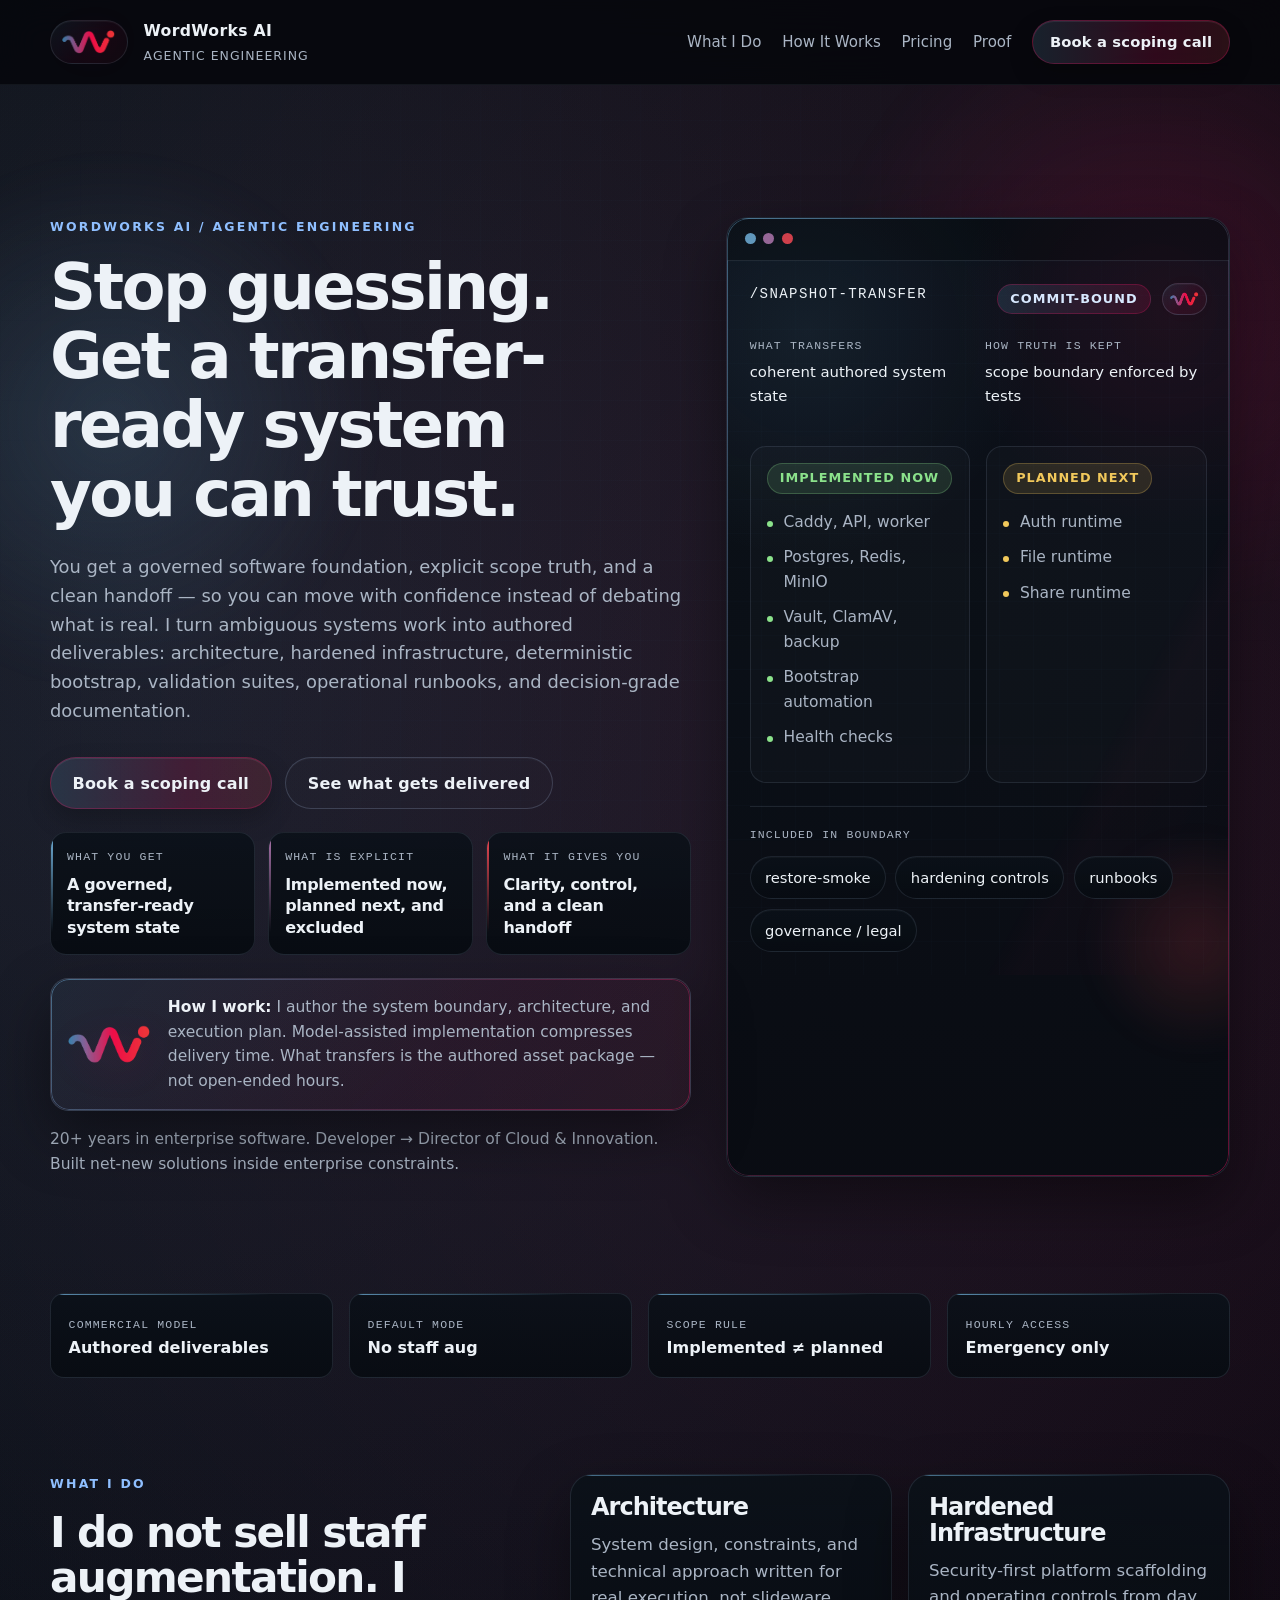
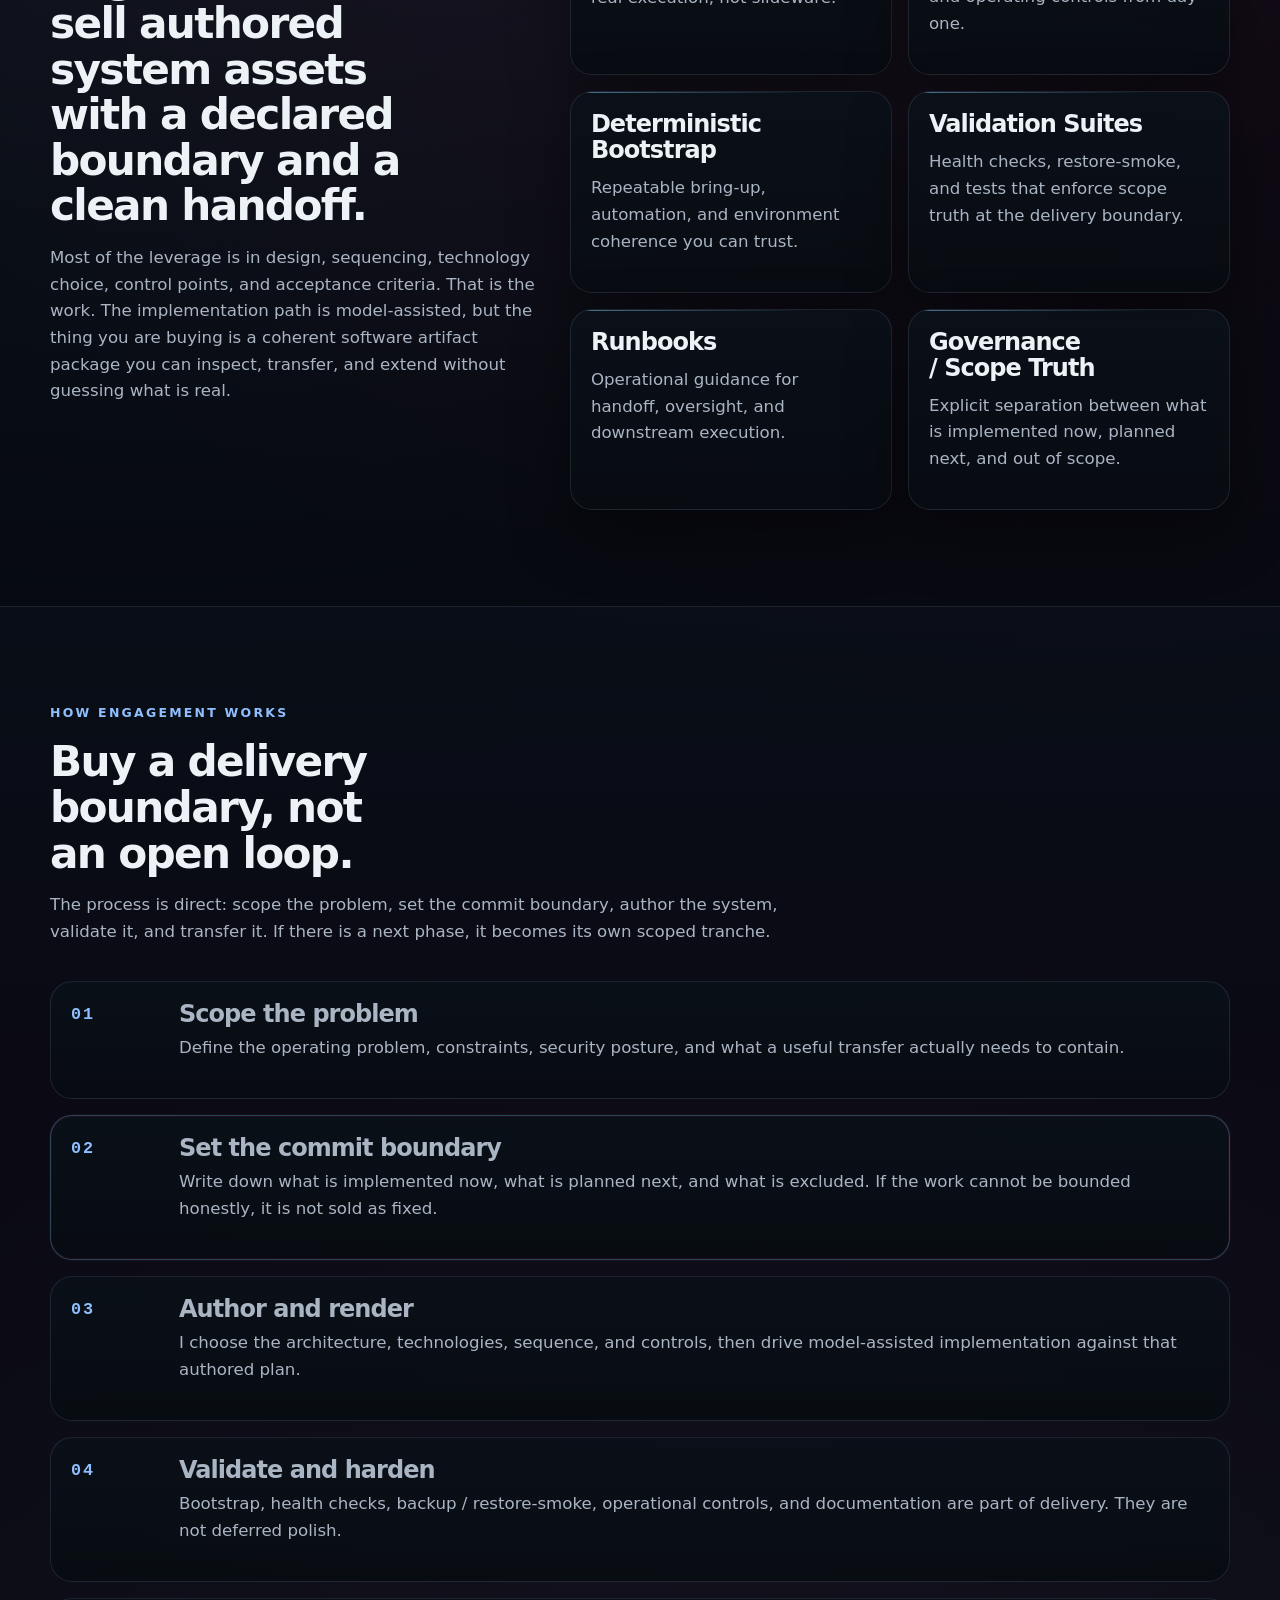
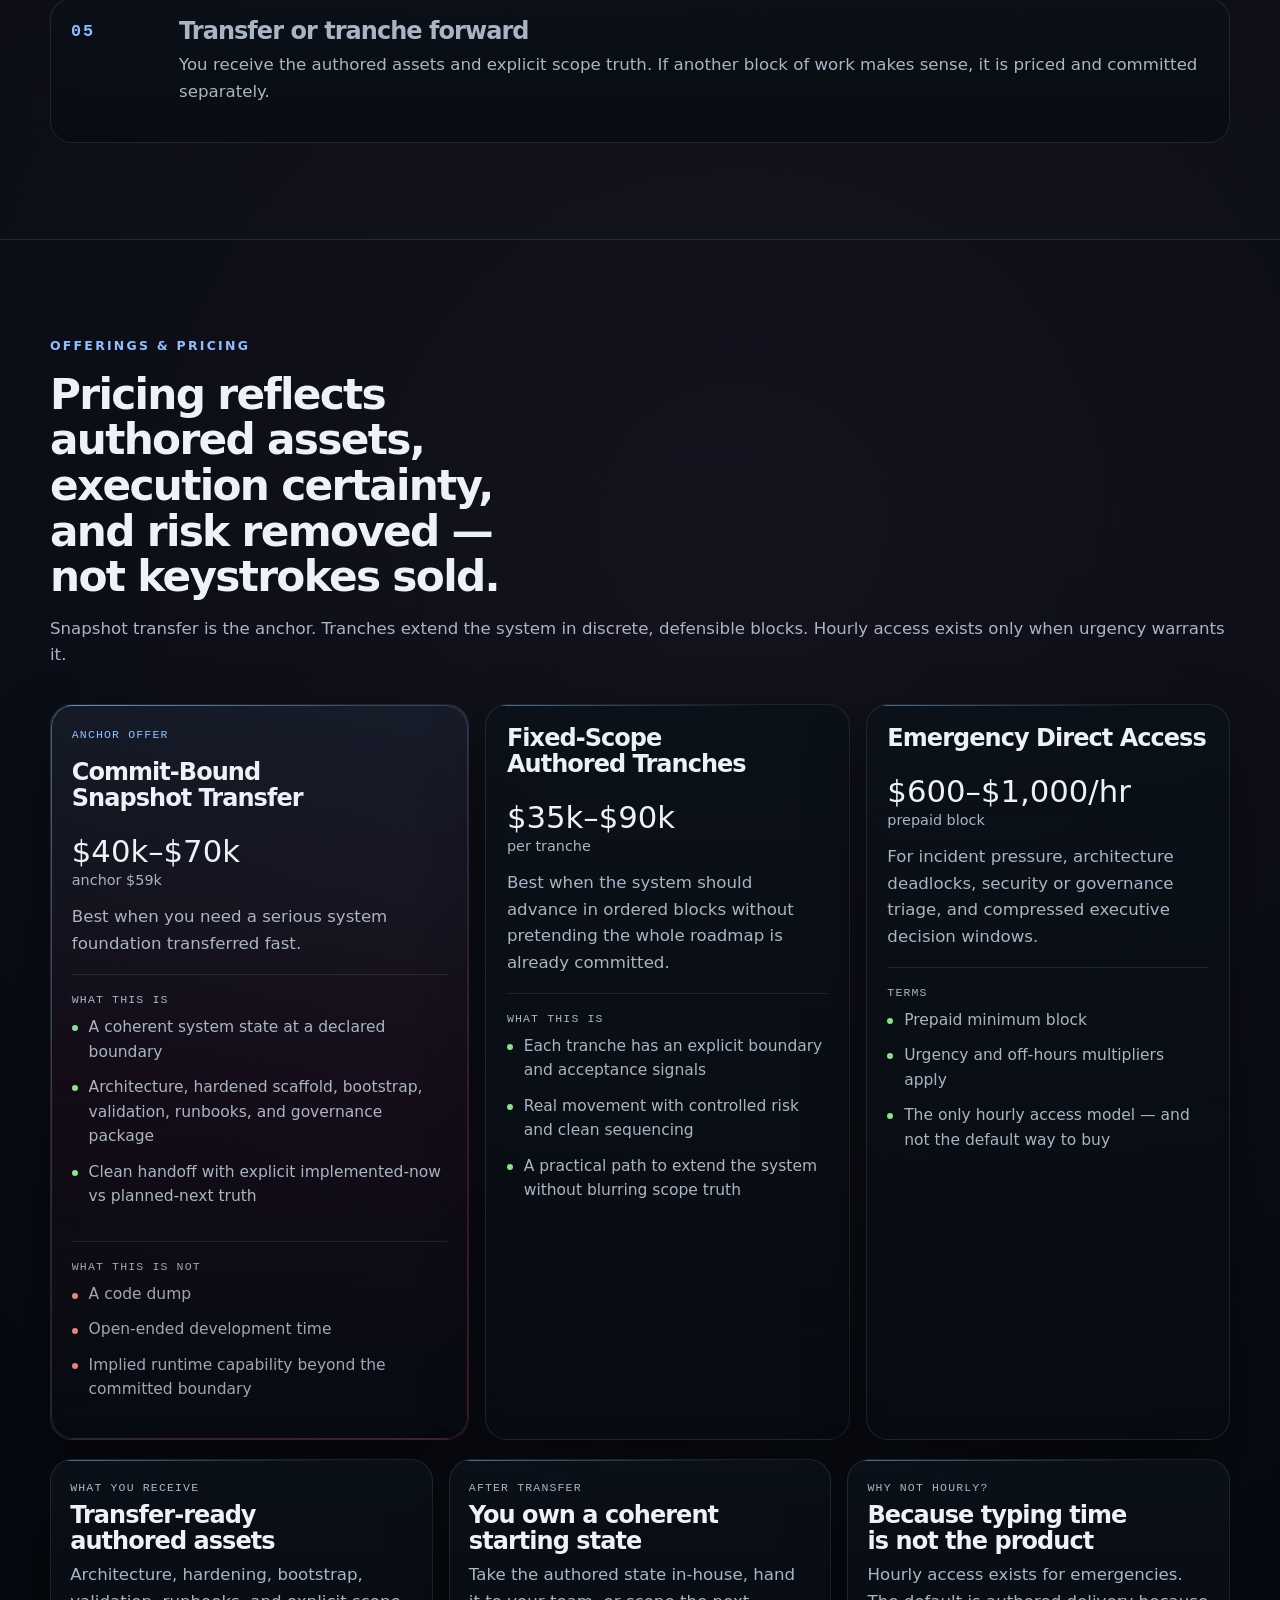
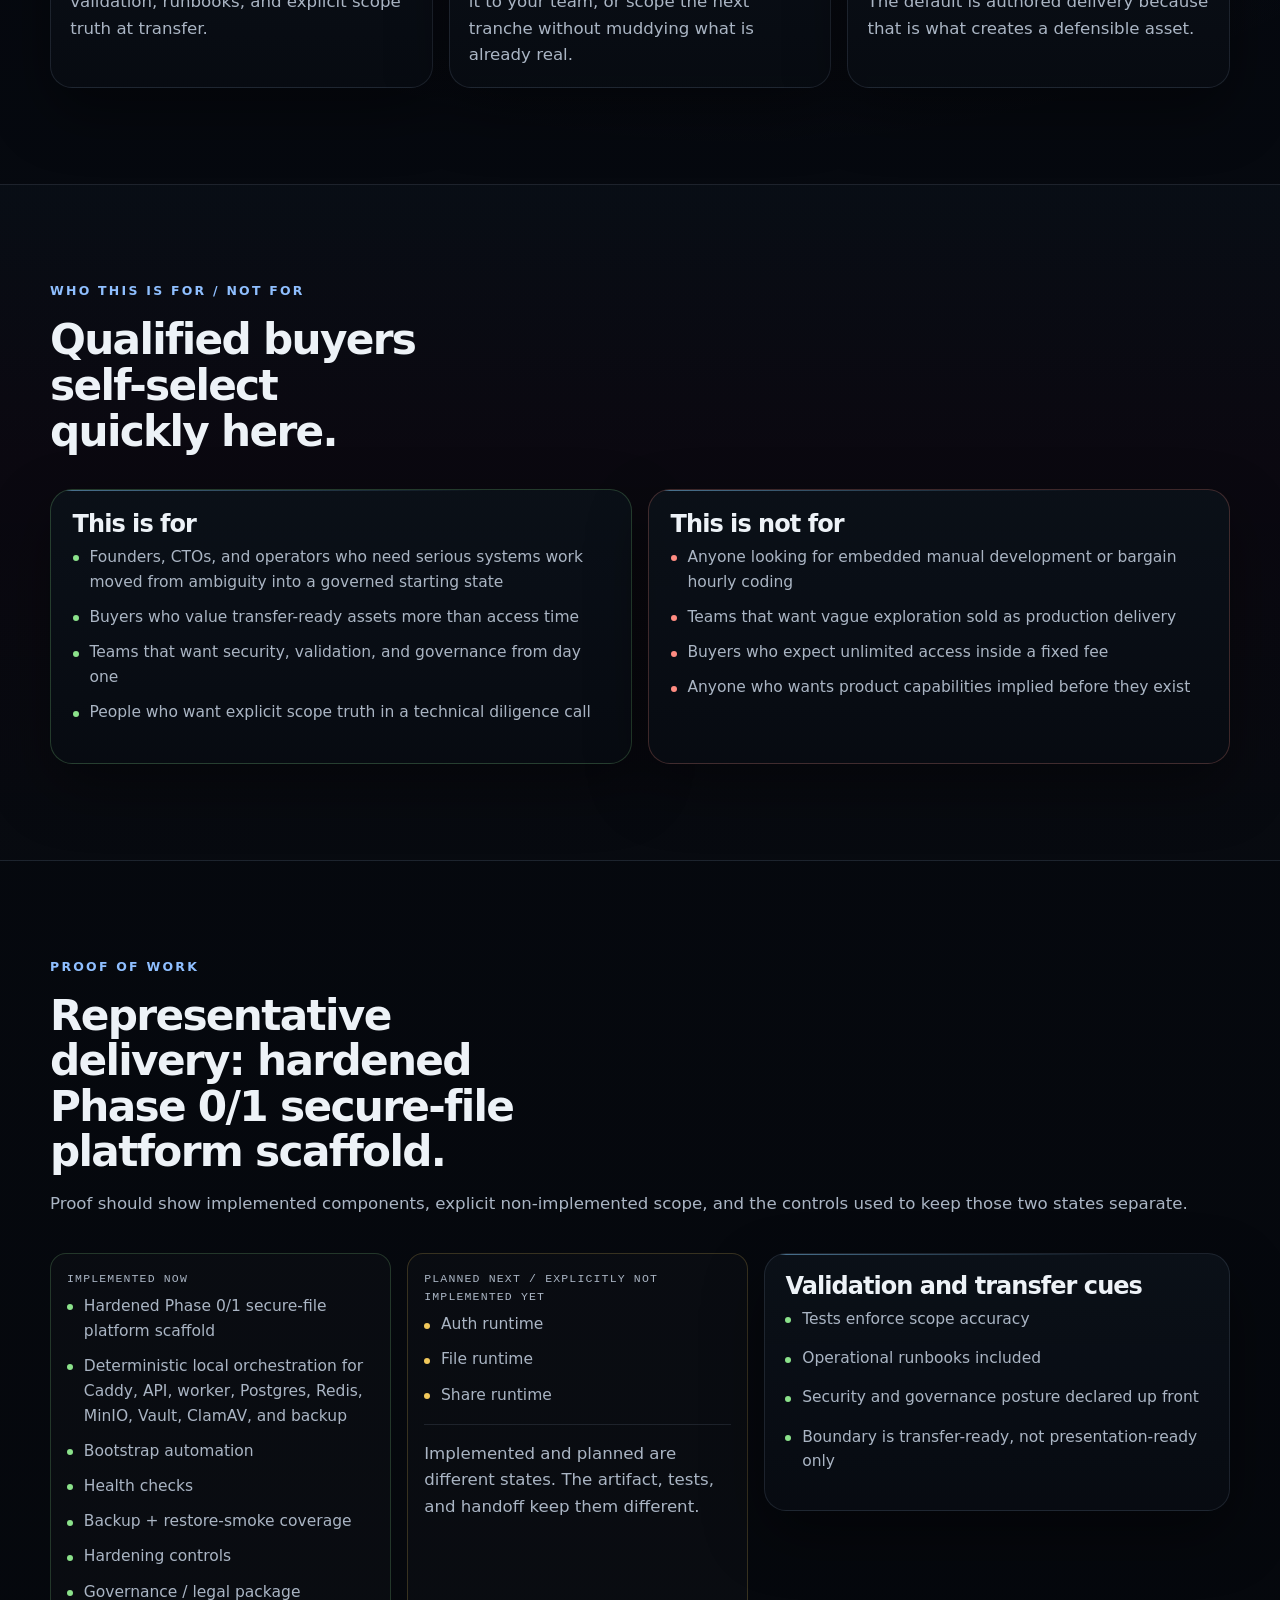
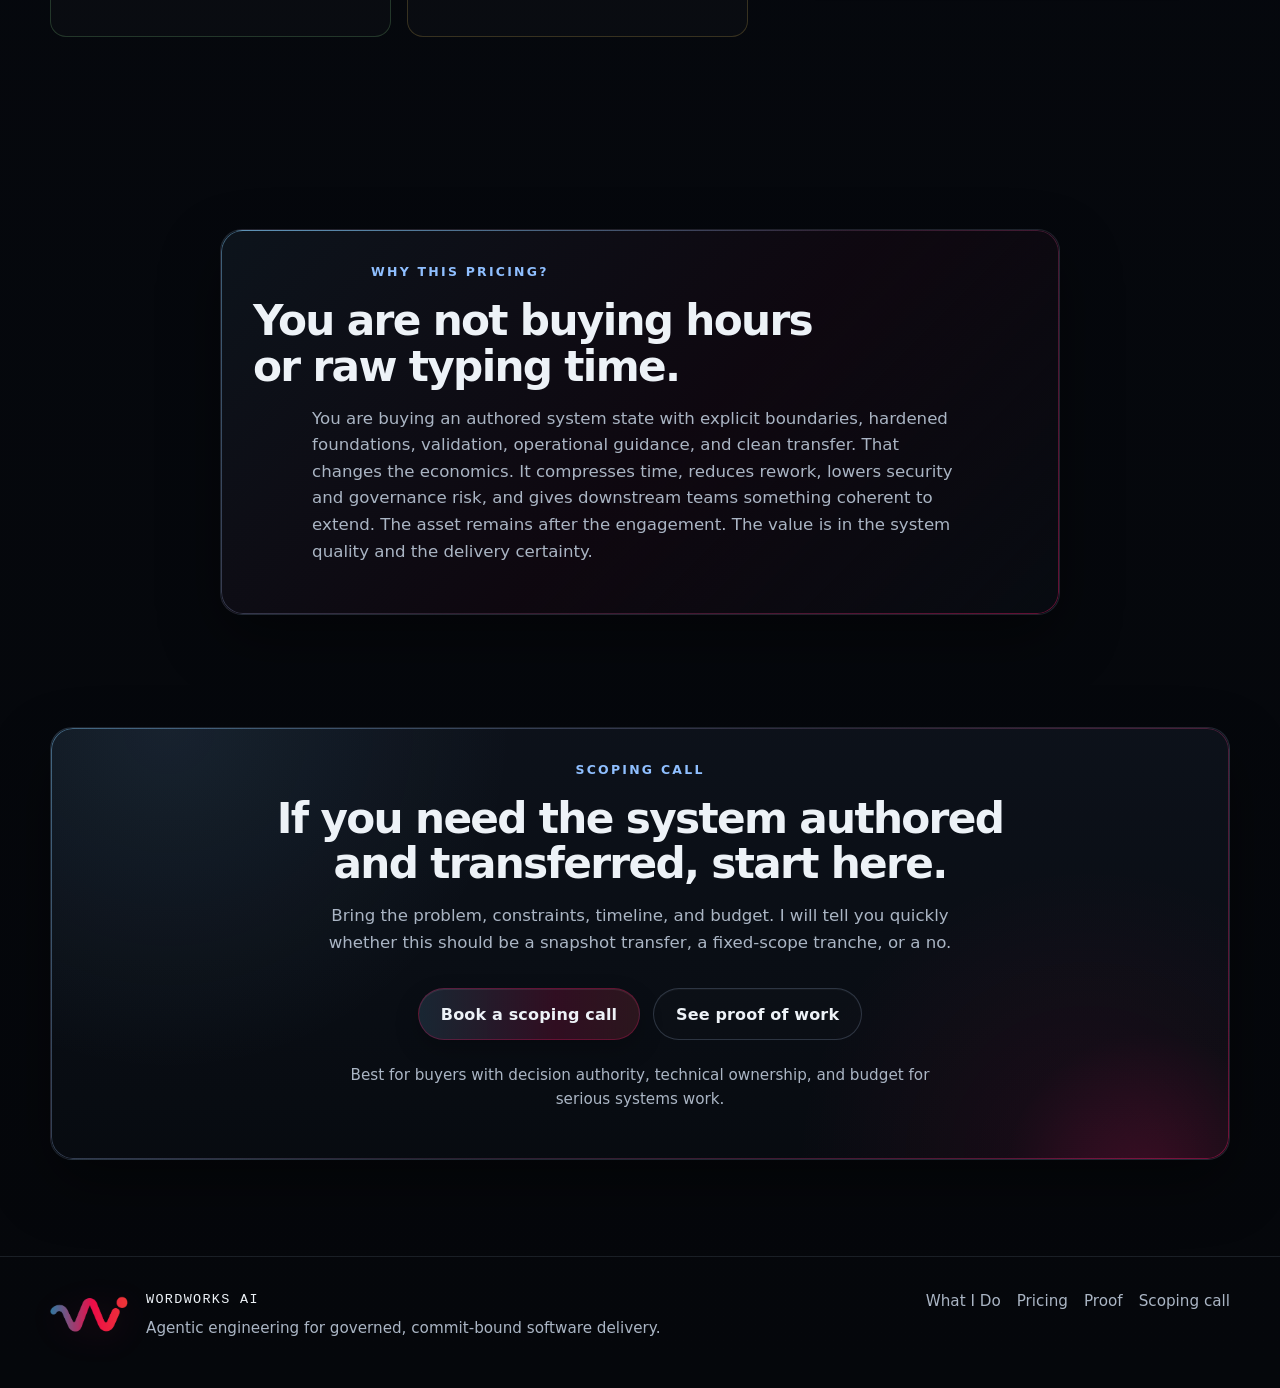
<file: index.html>
<!doctype html>
<html lang="en">
  <head>
    <meta charset="utf-8">
    <meta name="viewport" content="width=device-width, initial-scale=1">
    <title>WordWorks AI — Agentic Engineering</title>
    <meta
      name="description"
      content="Get a governed, transfer-ready software system with explicit scope truth, security-first foundations, and a clean handoff."
    >
    <meta name="theme-color" content="#05070b">
    <meta property="og:title" content="WordWorks AI — Agentic Engineering">
    <meta
      property="og:description"
      content="Get a transfer-ready system you can trust — with explicit scope truth and clean transfer."
    >
    <meta property="og:type" content="website">
    <meta property="og:url" content="https://wordworks.ai/">
    <meta property="og:image" content="https://wordworks.ai/assets/og-image.png">
    <meta name="twitter:card" content="summary_large_image">
    <meta name="twitter:title" content="WordWorks AI — Agentic Engineering">
    <meta
      name="twitter:description"
      content="Get a transfer-ready system you can trust — with explicit scope truth and clean transfer."
    >
    <meta name="twitter:image" content="https://wordworks.ai/assets/og-image.png">
    <link rel="canonical" href="https://wordworks.ai/">
    <link rel="icon" href="assets/favicon.png" type="image/png">
    <link rel="apple-touch-icon" href="assets/apple-touch-icon.png">
    <link rel="stylesheet" href="styles.css">
  </head>
  <body id="top">
    <a class="skip-link" href="#main">Skip to content</a>

    <div class="site-grid" aria-hidden="true"></div>

    <header class="site-header">
      <div class="container header-row">
        <a class="brand" href="#top" aria-label="WordWorks AI home">
          <span class="brand-mark" aria-hidden="true">
            <img class="brand-logo" src="assets/wordworks-mark-tight.png" alt="" width="898" height="412">
          </span>
          <span class="brand-copy">
            <strong>WordWorks AI</strong>
            <span>Agentic Engineering</span>
          </span>
        </a>

        <button class="nav-toggle" type="button" aria-expanded="false" aria-controls="site-nav">
          <span></span>
          <span></span>
          <span></span>
          <span class="sr-only">Toggle navigation</span>
        </button>

        <nav id="site-nav" class="site-nav" aria-label="Primary navigation">
          <a href="#what-i-do">What I Do</a>
          <a href="#engagement">How It Works</a>
          <a href="#pricing">Pricing</a>
          <a href="#proof">Proof</a>
          <a class="button button--small" href="https://calendly.com/scott-caesar/30min" target="_blank" rel="noreferrer">Book a scoping call</a>
        </nav>
      </div>
    </header>

    <main id="main">
      <section class="hero section section--first">
        <div class="container hero-grid">
          <div class="hero-copy">
            <p class="eyebrow">WORDWORKS AI / AGENTIC ENGINEERING</p>
            <h1>Stop guessing. Get a transfer-ready system you can trust.</h1>
            <p class="lede">
              You get a governed software foundation, explicit scope truth, and a clean handoff — so you can move with confidence instead of debating what is real.
              I turn ambiguous systems work into authored deliverables: architecture, hardened infrastructure, deterministic bootstrap, validation suites,
              operational runbooks, and decision-grade documentation.
            </p>

            <div class="hero-actions">
              <a class="button" href="https://calendly.com/scott-caesar/30min" target="_blank" rel="noreferrer">Book a scoping call</a>
              <a class="button button--ghost" href="#pricing">See what gets delivered</a>
            </div>

            <div class="hero-results" aria-label="What you get">
              <article class="hero-result">
                <p class="hero-result__label">What you get</p>
                <p class="hero-result__title">A governed, transfer-ready system state</p>
              </article>
              <article class="hero-result">
                <p class="hero-result__label">What is explicit</p>
                <p class="hero-result__title">Implemented now, planned next, and excluded</p>
              </article>
              <article class="hero-result">
                <p class="hero-result__label">What it gives you</p>
                <p class="hero-result__title">Clarity, control, and a clean handoff</p>
              </article>
            </div>

            <div class="note-card">
              <img class="note-card__logo" src="assets/wordworks-mark-tight.png" alt="" width="898" height="412" loading="lazy">
              <p class="method-note">
                <strong>How I work:</strong>
                I author the system boundary, architecture, and execution plan. Model-assisted implementation compresses delivery time.
                What transfers is the authored asset package — not open-ended hours.
              </p>
            </div>

            <p class="cred-line">20+ years in enterprise software. Developer → Director of Cloud &amp; Innovation. Built net-new solutions inside enterprise constraints.</p>
          </div>

          <aside class="artifact-panel artifact-panel--brand" aria-label="Representative delivery artifact">
            <div class="artifact-panel__chrome">
              <span></span>
              <span></span>
              <span></span>
            </div>

            <div class="artifact-panel__body">
              <div class="artifact-header">
                <p class="terminal-label">/snapshot-transfer</p>
                <div class="artifact-header__meta">
                  <span class="status status--accent">commit-bound</span>
                  <span class="artifact-mini-mark" aria-hidden="true">
                    <img src="assets/wordworks-mark-tight.png" alt="" width="898" height="412" loading="lazy">
                  </span>
                </div>
              </div>

              <div class="artifact-meta">
                <div>
                  <p class="artifact-meta__label">what transfers</p>
                  <p class="artifact-meta__value">coherent authored system state</p>
                </div>
                <div>
                  <p class="artifact-meta__label">how truth is kept</p>
                  <p class="artifact-meta__value">scope boundary enforced by tests</p>
                </div>
              </div>

              <div class="artifact-columns">
                <div class="artifact-block artifact-block--implemented">
                  <p class="artifact-block__title"><span class="status status--implemented">implemented now</span></p>
                  <ul>
                    <li>Caddy, API, worker</li>
                    <li>Postgres, Redis, MinIO</li>
                    <li>Vault, ClamAV, backup</li>
                    <li>Bootstrap automation</li>
                    <li>Health checks</li>
                  </ul>
                </div>

                <div class="artifact-block artifact-block--planned">
                  <p class="artifact-block__title"><span class="status status--planned">planned next</span></p>
                  <ul>
                    <li>Auth runtime</li>
                    <li>File runtime</li>
                    <li>Share runtime</li>
                  </ul>
                </div>
              </div>

              <div class="artifact-footer">
                <p class="artifact-note">Included in boundary</p>
                <ul class="artifact-tags">
                  <li>restore-smoke</li>
                  <li>hardening controls</li>
                  <li>runbooks</li>
                  <li>governance / legal</li>
                </ul>
              </div>
            </div>
          </aside>
        </div>
      </section>

      <section class="proof-strip" aria-label="Commercial model highlights">
        <div class="container proof-strip__grid">
          <div class="proof-strip__item">
            <span class="proof-strip__label">Commercial model</span>
            <strong>Authored deliverables</strong>
          </div>
          <div class="proof-strip__item">
            <span class="proof-strip__label">Default mode</span>
            <strong>No staff aug</strong>
          </div>
          <div class="proof-strip__item">
            <span class="proof-strip__label">Scope rule</span>
            <strong>Implemented ≠ planned</strong>
          </div>
          <div class="proof-strip__item">
            <span class="proof-strip__label">Hourly access</span>
            <strong>Emergency only</strong>
          </div>
        </div>
      </section>

      <section id="what-i-do" class="section">
        <div class="container section-grid">
          <div class="section-copy">
            <p class="eyebrow">What I do</p>
            <h2>I do not sell staff augmentation. I sell authored system assets with a declared boundary and a clean handoff.</h2>
            <p>
              Most of the leverage is in design, sequencing, technology choice, control points, and acceptance criteria.
              That is the work. The implementation path is model-assisted, but the thing you are buying is a coherent software artifact package you can inspect,
              transfer, and extend without guessing what is real.
            </p>
          </div>

          <div class="card-grid">
            <article class="card">
              <h3>Architecture</h3>
              <p>System design, constraints, and technical approach written for real execution, not slideware.</p>
            </article>
            <article class="card">
              <h3>Hardened Infrastructure</h3>
              <p>Security-first platform scaffolding and operating controls from day one.</p>
            </article>
            <article class="card">
              <h3>Deterministic Bootstrap</h3>
              <p>Repeatable bring-up, automation, and environment coherence you can trust.</p>
            </article>
            <article class="card">
              <h3>Validation Suites</h3>
              <p>Health checks, restore-smoke, and tests that enforce scope truth at the delivery boundary.</p>
            </article>
            <article class="card">
              <h3>Runbooks</h3>
              <p>Operational guidance for handoff, oversight, and downstream execution.</p>
            </article>
            <article class="card">
              <h3>Governance / Scope Truth</h3>
              <p>Explicit separation between what is implemented now, planned next, and out of scope.</p>
            </article>
          </div>
        </div>
      </section>

      <section id="engagement" class="section section--tint">
        <div class="container">
          <div class="section-heading section-heading--narrow">
            <p class="eyebrow">How engagement works</p>
            <h2>Buy a delivery boundary, not an open loop.</h2>
            <p>
              The process is direct: scope the problem, set the commit boundary, author the system, validate it, and transfer it.
              If there is a next phase, it becomes its own scoped tranche.
            </p>
          </div>

          <ol class="timeline">
            <li class="timeline__item">
              <div class="timeline__step">01</div>
              <div class="timeline__body">
                <h3>Scope the problem</h3>
                <p>Define the operating problem, constraints, security posture, and what a useful transfer actually needs to contain.</p>
              </div>
            </li>
            <li class="timeline__item timeline__item--emphasis">
              <div class="timeline__step">02</div>
              <div class="timeline__body">
                <h3>Set the commit boundary</h3>
                <p>Write down what is implemented now, what is planned next, and what is excluded. If the work cannot be bounded honestly, it is not sold as fixed.</p>
              </div>
            </li>
            <li class="timeline__item">
              <div class="timeline__step">03</div>
              <div class="timeline__body">
                <h3>Author and render</h3>
                <p>I choose the architecture, technologies, sequence, and controls, then drive model-assisted implementation against that authored plan.</p>
              </div>
            </li>
            <li class="timeline__item">
              <div class="timeline__step">04</div>
              <div class="timeline__body">
                <h3>Validate and harden</h3>
                <p>Bootstrap, health checks, backup / restore-smoke, operational controls, and documentation are part of delivery. They are not deferred polish.</p>
              </div>
            </li>
            <li class="timeline__item">
              <div class="timeline__step">05</div>
              <div class="timeline__body">
                <h3>Transfer or tranche forward</h3>
                <p>You receive the authored assets and explicit scope truth. If another block of work makes sense, it is priced and committed separately.</p>
              </div>
            </li>
          </ol>
        </div>
      </section>

      <section id="pricing" class="section">
        <div class="container">
          <div class="section-heading">
            <p class="eyebrow">Offerings &amp; pricing</p>
            <h2>Pricing reflects authored assets, execution certainty, and risk removed — not keystrokes sold.</h2>
            <p>Snapshot transfer is the anchor. Tranches extend the system in discrete, defensible blocks. Hourly access exists only when urgency warrants it.</p>
          </div>

          <div class="pricing-grid">
            <article class="pricing-card pricing-card--featured">
              <p class="pricing-card__tag">Anchor offer</p>
              <h3>Commit-Bound Snapshot Transfer</h3>
              <p class="pricing-card__price">$40k–$70k <span>anchor $59k</span></p>
              <p class="pricing-card__summary">Best when you need a serious system foundation transferred fast.</p>
              <div class="pricing-card__group">
                <p class="pricing-card__label">What this is</p>
                <ul>
                  <li>A coherent system state at a declared boundary</li>
                  <li>Architecture, hardened scaffold, bootstrap, validation, runbooks, and governance package</li>
                  <li>Clean handoff with explicit implemented-now vs planned-next truth</li>
                </ul>
              </div>
              <div class="pricing-card__group pricing-card__group--muted">
                <p class="pricing-card__label">What this is not</p>
                <ul>
                  <li>A code dump</li>
                  <li>Open-ended development time</li>
                  <li>Implied runtime capability beyond the committed boundary</li>
                </ul>
              </div>
            </article>

            <article class="pricing-card">
              <h3>Fixed-Scope Authored Tranches</h3>
              <p class="pricing-card__price">$35k–$90k <span>per tranche</span></p>
              <p class="pricing-card__summary">Best when the system should advance in ordered blocks without pretending the whole roadmap is already committed.</p>
              <div class="pricing-card__group">
                <p class="pricing-card__label">What this is</p>
                <ul>
                  <li>Each tranche has an explicit boundary and acceptance signals</li>
                  <li>Real movement with controlled risk and clean sequencing</li>
                  <li>A practical path to extend the system without blurring scope truth</li>
                </ul>
              </div>
            </article>

            <article class="pricing-card">
              <h3>Emergency Direct Access</h3>
              <p class="pricing-card__price">$600–$1,000/hr <span>prepaid block</span></p>
              <p class="pricing-card__summary">For incident pressure, architecture deadlocks, security or governance triage, and compressed executive decision windows.</p>
              <div class="pricing-card__group">
                <p class="pricing-card__label">Terms</p>
                <ul>
                  <li>Prepaid minimum block</li>
                  <li>Urgency and off-hours multipliers apply</li>
                  <li>The only hourly access model — and not the default way to buy</li>
                </ul>
              </div>
            </article>
          </div>

          <div class="faq-grid" aria-label="Buying notes">
            <article class="faq-card">
              <p class="pricing-card__label">What you receive</p>
              <h3>Transfer-ready authored assets</h3>
              <p>Architecture, hardening, bootstrap, validation, runbooks, and explicit scope truth at transfer.</p>
            </article>
            <article class="faq-card">
              <p class="pricing-card__label">After transfer</p>
              <h3>You own a coherent starting state</h3>
              <p>Take the authored state in-house, hand it to your team, or scope the next tranche without muddying what is already real.</p>
            </article>
            <article class="faq-card">
              <p class="pricing-card__label">Why not hourly?</p>
              <h3>Because typing time is not the product</h3>
              <p>Hourly access exists for emergencies. The default is authored delivery because that is what creates a defensible asset.</p>
            </article>
          </div>
        </div>
      </section>

      <section id="fit" class="section section--tint">
        <div class="container">
          <div class="section-heading section-heading--narrow">
            <p class="eyebrow">Who this is for / not for</p>
            <h2>Qualified buyers self-select quickly here.</h2>
          </div>

          <div class="split-grid">
            <article class="split-card split-card--good">
              <h3>This is for</h3>
              <ul>
                <li>Founders, CTOs, and operators who need serious systems work moved from ambiguity into a governed starting state</li>
                <li>Buyers who value transfer-ready assets more than access time</li>
                <li>Teams that want security, validation, and governance from day one</li>
                <li>People who want explicit scope truth in a technical diligence call</li>
              </ul>
            </article>

            <article class="split-card split-card--bad">
              <h3>This is not for</h3>
              <ul>
                <li>Anyone looking for embedded manual development or bargain hourly coding</li>
                <li>Teams that want vague exploration sold as production delivery</li>
                <li>Buyers who expect unlimited access inside a fixed fee</li>
                <li>Anyone who wants product capabilities implied before they exist</li>
              </ul>
            </article>
          </div>
        </div>
      </section>

      <section id="proof" class="section">
        <div class="container">
          <div class="section-heading">
            <p class="eyebrow">Proof of work</p>
            <h2>Representative delivery: hardened Phase 0/1 secure-file platform scaffold.</h2>
            <p>Proof should show implemented components, explicit non-implemented scope, and the controls used to keep those two states separate.</p>
          </div>

          <div class="proof-case">
            <div class="proof-case__main">
              <div class="proof-columns">
                <article class="proof-panel proof-panel--implemented">
                  <p class="proof-panel__label">Implemented now</p>
                  <ul>
                    <li>Hardened Phase 0/1 secure-file platform scaffold</li>
                    <li>Deterministic local orchestration for Caddy, API, worker, Postgres, Redis, MinIO, Vault, ClamAV, and backup</li>
                    <li>Bootstrap automation</li>
                    <li>Health checks</li>
                    <li>Backup + restore-smoke coverage</li>
                    <li>Hardening controls</li>
                    <li>Governance / legal package</li>
                  </ul>
                </article>

                <article class="proof-panel proof-panel--planned">
                  <p class="proof-panel__label">Planned next / explicitly not implemented yet</p>
                  <ul>
                    <li>Auth runtime</li>
                    <li>File runtime</li>
                    <li>Share runtime</li>
                  </ul>
                  <p class="proof-panel__note">Implemented and planned are different states. The artifact, tests, and handoff keep them different.</p>
                </article>
              </div>
            </div>

            <aside class="proof-case__side card card--dense">
              <h3>Validation and transfer cues</h3>
              <ul class="check-list">
                <li>Tests enforce scope accuracy</li>
                <li>Operational runbooks included</li>
                <li>Security and governance posture declared up front</li>
                <li>Boundary is transfer-ready, not presentation-ready only</li>
              </ul>
            </aside>
          </div>
        </div>
      </section>

      <section class="section">
        <div class="container narrow">
          <div class="objection-card">
            <p class="eyebrow">Why this pricing?</p>
            <h2>You are not buying hours or raw typing time.</h2>
            <p>
              You are buying an authored system state with explicit boundaries, hardened foundations, validation, operational guidance, and clean transfer.
              That changes the economics. It compresses time, reduces rework, lowers security and governance risk, and gives downstream teams something coherent to extend.
              The asset remains after the engagement. The value is in the system quality and the delivery certainty.
            </p>
          </div>
        </div>
      </section>

      <section class="section cta-section">
        <div class="container">
          <div class="cta-card">
            <p class="eyebrow">Scoping call</p>
            <h2>If you need the system authored and transferred, start here.</h2>
            <p>
              Bring the problem, constraints, timeline, and budget.
              I will tell you quickly whether this should be a snapshot transfer, a fixed-scope tranche, or a no.
            </p>
            <div class="hero-actions hero-actions--center">
              <a class="button" href="https://calendly.com/scott-caesar/30min" target="_blank" rel="noreferrer">Book a scoping call</a>
              <a class="button button--ghost" href="#proof">See proof of work</a>
            </div>
            <p class="cta-footnote">Best for buyers with decision authority, technical ownership, and budget for serious systems work.</p>
          </div>
        </div>
      </section>
    </main>

    <footer class="site-footer">
      <div class="container footer-row">
        <div class="footer-brand-group">
          <span class="footer-logo-wrap" aria-hidden="true">
            <img class="footer-logo" src="assets/wordworks-mark-tight.png" alt="" width="898" height="412" loading="lazy">
          </span>
          <div>
            <p class="footer-brand">WordWorks AI</p>
            <p class="footer-copy">Agentic engineering for governed, commit-bound software delivery.</p>
          </div>
        </div>
        <div class="footer-links">
          <a href="#what-i-do">What I Do</a>
          <a href="#pricing">Pricing</a>
          <a href="#proof">Proof</a>
          <a href="https://calendly.com/scott-caesar/30min" target="_blank" rel="noreferrer">Scoping call</a>
        </div>
      </div>
    </footer>

    <script src="script.js"></script>
  </body>
</html>
</file>
<file: styles.css>
:root {
  --bg: #05070b;
  --bg-elevated: #0b1119;
  --bg-elevated-2: #101827;
  --text: #edf2f7;
  --text-muted: #aab5c4;
  --line: rgba(156, 176, 207, 0.14);
  --line-strong: rgba(156, 176, 207, 0.24);
  --shadow: 0 24px 60px rgba(0, 0, 0, 0.42);
  --brand-blue: #76b8e4;
  --brand-violet: #b87cb7;
  --brand-pink: #ff186c;
  --brand-coral: #ff4c58;
  --brand-blue-soft: rgba(118, 184, 228, 0.14);
  --brand-pink-soft: rgba(255, 24, 108, 0.12);
  --brand-coral-soft: rgba(255, 76, 88, 0.1);
  --accent: #8fbfff;
  --accent-soft: rgba(143, 191, 255, 0.14);
  --implemented: #8be28b;
  --implemented-soft: rgba(139, 226, 139, 0.12);
  --planned: #f1c85b;
  --planned-soft: rgba(241, 200, 91, 0.12);
  --danger: #ff8c82;
  --danger-soft: rgba(255, 140, 130, 0.12);
  --container: 1180px;
  --radius: 22px;
  --radius-small: 14px;
  --radius-pill: 999px;
  --header-height: 84px;
}

* {
  box-sizing: border-box;
}

html {
  scroll-behavior: smooth;
  scroll-padding-top: calc(var(--header-height) + 22px);
}

body {
  margin: 0;
  overflow-x: hidden;
  background:
    radial-gradient(circle at 12% 8%, rgba(118, 184, 228, 0.14), transparent 22%),
    radial-gradient(circle at 84% 10%, rgba(255, 24, 108, 0.1), transparent 22%),
    radial-gradient(circle at 58% 48%, rgba(184, 124, 183, 0.08), transparent 30%),
    linear-gradient(180deg, #05070b 0%, #060a12 36%, #05070b 100%);
  color: var(--text);
  font-family: Inter, ui-sans-serif, system-ui, -apple-system, BlinkMacSystemFont, "Segoe UI", sans-serif;
  line-height: 1.6;
  -webkit-font-smoothing: antialiased;
  text-rendering: optimizeLegibility;
}

img {
  max-width: 100%;
  display: block;
}

a {
  color: inherit;
  text-decoration: none;
}

button,
a,
input,
textarea,
select {
  -webkit-tap-highlight-color: transparent;
}

.site-grid {
  position: fixed;
  inset: 0;
  pointer-events: none;
  background-image:
    linear-gradient(rgba(118, 184, 228, 0.055) 1px, transparent 1px),
    linear-gradient(90deg, rgba(118, 184, 228, 0.055) 1px, transparent 1px);
  background-size: 40px 40px;
  mask-image: radial-gradient(circle at center, black 35%, transparent 100%);
  opacity: 0.32;
  z-index: 0;
}

.skip-link,
.sr-only {
  position: absolute;
  width: 1px;
  height: 1px;
  padding: 0;
  margin: -1px;
  overflow: hidden;
  clip: rect(0, 0, 0, 0);
  white-space: nowrap;
  border: 0;
}

.skip-link:focus {
  width: auto;
  height: auto;
  clip: auto;
  margin: 1rem;
  padding: 0.75rem 1rem;
  border-radius: var(--radius-small);
  background: var(--text);
  color: var(--bg);
  z-index: 50;
}

.container {
  width: min(calc(100% - 2rem), var(--container));
  margin: 0 auto;
  position: relative;
  z-index: 1;
}

.narrow {
  max-width: 840px;
}

.section {
  padding: 6rem 0;
  position: relative;
}

.section--first {
  padding-top: calc(var(--header-height) + 3rem);
}

.section--tint {
  background:
    linear-gradient(180deg, rgba(118, 184, 228, 0.03), rgba(255, 24, 108, 0.025) 40%, rgba(255, 255, 255, 0.01));
  border-top: 1px solid var(--line);
  border-bottom: 1px solid var(--line);
}

.site-header {
  position: sticky;
  top: 0;
  z-index: 20;
  backdrop-filter: blur(18px);
  background: rgba(5, 7, 11, 0.84);
  border-bottom: 1px solid rgba(156, 176, 207, 0.08);
}

.header-row {
  min-height: var(--header-height);
  display: flex;
  align-items: center;
  justify-content: space-between;
  gap: 1rem;
}

.brand {
  display: inline-flex;
  align-items: center;
  gap: 0.95rem;
  min-width: 0;
}

.brand-mark {
  width: 4.9rem;
  min-width: 4.9rem;
  height: 2.7rem;
  padding: 0.5rem 0.7rem;
  display: inline-flex;
  align-items: center;
  justify-content: center;
  border-radius: var(--radius-pill);
  border: 1px solid var(--line);
  background:
    linear-gradient(135deg, rgba(118, 184, 228, 0.08), rgba(255, 24, 108, 0.05) 55%, rgba(255, 76, 88, 0.04));
  box-shadow: inset 0 1px 0 rgba(255, 255, 255, 0.04);
}

.brand-logo {
  width: 100%;
  height: auto;
  filter: drop-shadow(0 0 16px rgba(255, 24, 108, 0.12));
}

.brand-copy {
  display: flex;
  flex-direction: column;
  gap: 0.16rem;
  min-width: 0;
}

.brand-copy strong {
  font-size: 0.98rem;
  letter-spacing: 0.02em;
}

.brand-copy span {
  color: var(--text-muted);
  font-size: 0.78rem;
  letter-spacing: 0.08em;
  text-transform: uppercase;
}

.site-nav {
  display: inline-flex;
  align-items: center;
  gap: 1.3rem;
}

.site-nav a:not(.button) {
  color: var(--text-muted);
  font-size: 0.94rem;
  transition: color 150ms ease;
}

.site-nav a:not(.button):hover,
.site-nav a:not(.button):focus-visible {
  color: var(--text);
}

.nav-toggle {
  display: none;
  width: 3rem;
  height: 3rem;
  padding: 0.75rem;
  border-radius: 0.9rem;
  border: 1px solid var(--line);
  background: rgba(11, 17, 25, 0.96);
  color: var(--text);
  cursor: pointer;
  gap: 0.35rem;
}

.nav-toggle span:not(.sr-only) {
  display: block;
  width: 100%;
  height: 2px;
  background: currentColor;
  border-radius: 99px;
}

.button {
  display: inline-flex;
  align-items: center;
  justify-content: center;
  gap: 0.6rem;
  min-height: 3.25rem;
  padding: 0 1.35rem;
  border-radius: var(--radius-pill);
  border: 1px solid rgba(255, 24, 108, 0.26);
  background:
    linear-gradient(90deg, rgba(118, 184, 228, 0.15), rgba(255, 24, 108, 0.16) 62%, rgba(255, 76, 88, 0.14));
  box-shadow:
    inset 0 1px 0 rgba(255, 255, 255, 0.08),
    0 10px 24px rgba(0, 0, 0, 0.22);
  color: var(--text);
  font-weight: 650;
  letter-spacing: 0.01em;
  transition: transform 150ms ease, border-color 150ms ease, box-shadow 150ms ease, background 150ms ease;
}

.button:hover,
.button:focus-visible {
  transform: translateY(-1px);
  border-color: rgba(255, 24, 108, 0.42);
  box-shadow:
    inset 0 1px 0 rgba(255, 255, 255, 0.08),
    0 16px 28px rgba(255, 24, 108, 0.12);
}

.button--ghost {
  background: rgba(255, 255, 255, 0.01);
  border-color: var(--line-strong);
  box-shadow: inset 0 1px 0 rgba(255, 255, 255, 0.03);
}

.button--ghost:hover,
.button--ghost:focus-visible {
  border-color: rgba(118, 184, 228, 0.36);
  box-shadow:
    inset 0 1px 0 rgba(255, 255, 255, 0.03),
    0 12px 24px rgba(118, 184, 228, 0.08);
}

.button--small {
  min-height: 2.75rem;
  padding-inline: 1.05rem;
  font-size: 0.92rem;
}

.eyebrow {
  margin: 0 0 1rem;
  color: var(--accent);
  font-size: 0.78rem;
  font-weight: 700;
  letter-spacing: 0.18em;
  text-transform: uppercase;
}

h1,
h2,
h3,
p,
ul,
ol {
  margin-top: 0;
}

h1,
h2,
h3 {
  line-height: 1.08;
  letter-spacing: -0.04em;
  text-wrap: balance;
}

h1 {
  font-size: clamp(2.8rem, 5vw, 5.2rem);
  max-width: 13ch;
  margin-bottom: 1.5rem;
}

h2 {
  font-size: clamp(2rem, 3.3vw, 3.25rem);
  max-width: 16ch;
  margin-bottom: 1rem;
}

h3 {
  font-size: clamp(1.2rem, 2vw, 1.5rem);
  margin-bottom: 0.7rem;
}

p,
li {
  color: var(--text-muted);
  font-size: 1.04rem;
}

.hero {
  overflow: clip;
}

.hero::before,
.hero::after {
  content: "";
  position: absolute;
  border-radius: 50%;
  pointer-events: none;
  filter: blur(18px);
}

.hero::before {
  width: 44rem;
  height: 44rem;
  right: -14rem;
  top: -8rem;
  background: radial-gradient(circle, rgba(255, 24, 108, 0.14), transparent 66%);
}

.hero::after {
  width: 34rem;
  height: 34rem;
  left: -10rem;
  top: 4rem;
  background: radial-gradient(circle, rgba(118, 184, 228, 0.15), transparent 68%);
}

.hero-grid {
  display: grid;
  grid-template-columns: minmax(0, 1.12fr) minmax(360px, 0.88fr);
  gap: 2.2rem;
  align-items: stretch;
}

.hero-copy {
  position: relative;
  z-index: 1;
}

.lede {
  max-width: 64ch;
  font-size: 1.12rem;
}

.hero-actions {
  display: flex;
  flex-wrap: wrap;
  gap: 0.85rem;
  margin: 2rem 0 1.4rem;
}

.hero-actions--center {
  justify-content: center;
}

.hero-results {
  display: grid;
  grid-template-columns: repeat(3, minmax(0, 1fr));
  gap: 0.85rem;
  margin: 0 0 1.4rem;
}

.hero-result {
  position: relative;
  padding: 0.95rem 1rem 1rem;
  border-radius: 1rem;
  border: 1px solid var(--line);
  background:
    linear-gradient(180deg, rgba(11, 17, 25, 0.9), rgba(8, 12, 18, 0.95));
  overflow: hidden;
}

.hero-result::before {
  content: "";
  position: absolute;
  left: 0;
  top: 0;
  bottom: 0;
  width: 2px;
  opacity: 0.95;
}

.hero-result:nth-child(1)::before {
  background: linear-gradient(180deg, var(--brand-blue), transparent 82%);
}

.hero-result:nth-child(2)::before {
  background: linear-gradient(180deg, var(--brand-violet), transparent 82%);
}

.hero-result:nth-child(3)::before {
  background: linear-gradient(180deg, var(--brand-coral), transparent 82%);
}

.hero-result__label {
  margin: 0 0 0.45rem;
  color: var(--text-muted);
  font-family: ui-monospace, SFMono-Regular, Menlo, Monaco, Consolas, monospace;
  font-size: 0.72rem;
  letter-spacing: 0.1em;
  text-transform: uppercase;
}

.hero-result__title {
  margin: 0;
  color: var(--text);
  font-size: 1rem;
  line-height: 1.35;
  font-weight: 650;
  letter-spacing: -0.02em;
}

.artifact-tags li {
  padding: 0.55rem 0.9rem;
  border-radius: var(--radius-pill);
  border: 1px solid var(--line);
  background:
    linear-gradient(180deg, rgba(11, 17, 25, 0.88), rgba(8, 12, 18, 0.94));
  box-shadow: inset 0 1px 0 rgba(255, 255, 255, 0.03);
  color: var(--text);
  font-size: 0.92rem;
}

.note-card {
  position: relative;
  display: grid;
  grid-template-columns: 84px minmax(0, 1fr);
  gap: 1rem;
  align-items: start;
  padding: 1rem 1.05rem;
  margin-bottom: 1rem;
  border-radius: 1.15rem;
  border: 1px solid rgba(156, 176, 207, 0.18);
  background:
    linear-gradient(135deg, rgba(118, 184, 228, 0.08), rgba(255, 24, 108, 0.05) 60%, rgba(255, 76, 88, 0.04));
  box-shadow: var(--shadow);
  overflow: hidden;
}

.note-card::before,
.artifact-panel--brand::before,
.pricing-card--featured::before,
.objection-card::before,
.cta-card::before {
  content: "";
  position: absolute;
  inset: 0;
  border-radius: inherit;
  padding: 1px;
  background: linear-gradient(135deg, rgba(118, 184, 228, 0.48), rgba(184, 124, 183, 0.2), rgba(255, 24, 108, 0.38));
  -webkit-mask: linear-gradient(#fff 0 0) content-box, linear-gradient(#fff 0 0);
  -webkit-mask-composite: xor;
  mask-composite: exclude;
  pointer-events: none;
}

.note-card__logo {
  width: 100%;
  height: auto;
  align-self: center;
  filter: drop-shadow(0 8px 18px rgba(255, 24, 108, 0.12));
}

.method-note {
  margin: 0;
  max-width: none;
  font-size: 0.97rem;
}

.method-note strong {
  color: var(--text);
}

.cred-line {
  margin: 0;
  font-size: 0.97rem;
}

.artifact-panel,
.card,
.pricing-card,
.split-card,
.proof-case__side,
.objection-card,
.cta-card,
.faq-card {
  position: relative;
  border: 1px solid var(--line);
  border-radius: var(--radius);
  background:
    linear-gradient(180deg, rgba(11, 17, 25, 0.94), rgba(8, 12, 18, 0.9));
  box-shadow: var(--shadow);
  overflow: hidden;
}

.card::after,
.pricing-card::after,
.split-card::after,
.proof-case__side::after,
.faq-card::after,
.objection-card::after,
.cta-card::after,
.artifact-panel::after {
  content: "";
  position: absolute;
  left: 0;
  right: 25%;
  top: 0;
  height: 1px;
  background: linear-gradient(90deg, rgba(118, 184, 228, 0.6), rgba(255, 24, 108, 0));
  pointer-events: none;
}

.artifact-panel {
  min-height: 100%;
  background:
    radial-gradient(circle at 16% 12%, rgba(118, 184, 228, 0.09), transparent 24%),
    radial-gradient(circle at 88% 10%, rgba(255, 24, 108, 0.08), transparent 22%),
    linear-gradient(180deg, rgba(11, 17, 25, 0.97), rgba(8, 12, 18, 0.93));
}

.artifact-panel__chrome {
  position: relative;
  z-index: 1;
  display: flex;
  gap: 0.45rem;
  padding: 0.95rem 1.1rem;
  border-bottom: 1px solid var(--line);
  background: rgba(0, 0, 0, 0.22);
}

.artifact-panel__chrome span {
  width: 0.7rem;
  height: 0.7rem;
  border-radius: 50%;
}

.artifact-panel__chrome span:nth-child(1) {
  background: rgba(118, 184, 228, 0.8);
}

.artifact-panel__chrome span:nth-child(2) {
  background: rgba(184, 124, 183, 0.8);
}

.artifact-panel__chrome span:nth-child(3) {
  background: rgba(255, 76, 88, 0.8);
}

.artifact-panel__body {
  position: relative;
  z-index: 1;
  isolation: isolate;
  display: flex;
  flex-direction: column;
  gap: 1.4rem;
  padding: 1.4rem;
}

.artifact-panel__body::before {
  content: "";
  position: absolute;
  inset: 0;
  z-index: 0;
  background:
    linear-gradient(118deg, transparent 0 72%, rgba(255, 24, 108, 0.045) 76%, transparent 100%),
    linear-gradient(rgba(118, 184, 228, 0.03) 1px, transparent 1px),
    linear-gradient(90deg, rgba(118, 184, 228, 0.03) 1px, transparent 1px);
  background-size: auto, 34px 34px, 34px 34px;
  opacity: 0.5;
  pointer-events: none;
}

.artifact-panel__body::after {
  content: "";
  position: absolute;
  right: -5rem;
  bottom: -5rem;
  width: 14rem;
  height: 14rem;
  z-index: 0;
  border-radius: 50%;
  background: radial-gradient(circle, rgba(255, 76, 88, 0.16), transparent 70%);
  filter: blur(12px);
  pointer-events: none;
}

.artifact-panel__body > * {
  position: relative;
  z-index: 1;
}

.terminal-label,
.artifact-meta__label,
.proof-strip__label,
.pricing-card__tag,
.pricing-card__label,
.proof-panel__label,
.footer-brand,
.artifact-note {
  font-family: ui-monospace, SFMono-Regular, Menlo, Monaco, Consolas, monospace;
  text-transform: uppercase;
  letter-spacing: 0.1em;
}

.terminal-label {
  margin: 0;
  color: var(--text);
  font-size: 0.88rem;
}

.artifact-header,
.artifact-meta {
  display: flex;
  justify-content: space-between;
  gap: 1rem;
}

.artifact-header__meta {
  display: inline-flex;
  align-items: center;
  gap: 0.7rem;
}

.artifact-mini-mark {
  width: 2.8rem;
  min-width: 2.8rem;
  height: 2rem;
  padding: 0.28rem 0.42rem;
  display: inline-flex;
  align-items: center;
  justify-content: center;
  border-radius: var(--radius-pill);
  border: 1px solid rgba(156, 176, 207, 0.2);
  background:
    linear-gradient(135deg, rgba(118, 184, 228, 0.1), rgba(255, 24, 108, 0.08) 55%, rgba(255, 76, 88, 0.06));
  box-shadow: inset 0 1px 0 rgba(255, 255, 255, 0.04);
}

.artifact-mini-mark img {
  width: 100%;
  height: auto;
  filter: drop-shadow(0 0 12px rgba(255, 24, 108, 0.1));
}

.artifact-meta {
  display: grid;
  grid-template-columns: repeat(2, minmax(0, 1fr));
  gap: 0.85rem;
}

.artifact-meta__label,
.pricing-card__label,
.proof-strip__label,
.artifact-note,
.pricing-card__tag,
.proof-panel__label {
  color: var(--text-muted);
  font-size: 0.72rem;
  margin-bottom: 0.35rem;
}

.artifact-meta__value {
  color: var(--text);
  font-size: 0.93rem;
}

.artifact-columns,
.proof-columns {
  display: grid;
  grid-template-columns: repeat(2, minmax(0, 1fr));
  gap: 1rem;
}

.artifact-block,
.proof-panel {
  padding: 1rem;
  border-radius: 1rem;
  border: 1px solid var(--line);
  background: rgba(255, 255, 255, 0.02);
}

.artifact-block ul,
.proof-panel ul,
.pricing-card ul,
.split-card ul,
.check-list,
.timeline,
.artifact-tags {
  padding-left: 0;
  list-style: none;
}

.artifact-block li,
.proof-panel li,
.pricing-card li,
.split-card li,
.check-list li {
  position: relative;
  padding-left: 1.05rem;
  font-size: 0.97rem;
  margin-bottom: 0.65rem;
}

.artifact-block li::before,
.proof-panel li::before,
.pricing-card li::before,
.split-card li::before,
.check-list li::before {
  content: "";
  position: absolute;
  left: 0;
  top: 0.65rem;
  width: 0.38rem;
  height: 0.38rem;
  border-radius: 50%;
  background: var(--implemented);
}

.artifact-block--planned li::before,
.proof-panel--planned li::before {
  background: var(--planned);
}

.pricing-card__group--muted li::before,
.split-card--bad li::before {
  background: var(--danger);
}

.status {
  display: inline-flex;
  align-items: center;
  min-height: 1.9rem;
  padding: 0 0.75rem;
  border-radius: var(--radius-pill);
  border: 1px solid transparent;
  font-size: 0.8rem;
  font-weight: 700;
  letter-spacing: 0.08em;
  text-transform: uppercase;
}

.status--accent {
  background:
    linear-gradient(90deg, rgba(118, 184, 228, 0.14), rgba(255, 24, 108, 0.12));
  border-color: rgba(255, 24, 108, 0.24);
  color: #d8e9ff;
}

.status--implemented {
  background: var(--implemented-soft);
  border-color: rgba(139, 226, 139, 0.25);
  color: var(--implemented);
}

.status--planned {
  background: var(--planned-soft);
  border-color: rgba(241, 200, 91, 0.25);
  color: var(--planned);
}

.artifact-footer {
  border-top: 1px solid var(--line);
  padding-top: 1.2rem;
}

.artifact-tags {
  display: flex;
  flex-wrap: wrap;
  gap: 0.6rem;
  margin: 0.75rem 0 0;
}

.proof-strip {
  padding: 1.25rem 0 0;
}

.proof-strip__grid {
  display: grid;
  grid-template-columns: repeat(4, minmax(0, 1fr));
  gap: 1rem;
}

.proof-strip__item {
  position: relative;
  padding: 1rem 1.1rem;
  border: 1px solid var(--line);
  border-radius: var(--radius-small);
  background:
    linear-gradient(180deg, rgba(11, 17, 25, 0.92), rgba(8, 12, 18, 0.92));
  overflow: hidden;
}

.proof-strip__item::before {
  content: "";
  position: absolute;
  left: 0;
  right: 22%;
  top: 0;
  height: 1px;
  background: linear-gradient(90deg, rgba(118, 184, 228, 0.75), rgba(255, 24, 108, 0));
}

.proof-strip__item strong {
  display: block;
  font-size: 1rem;
  color: var(--text);
}

.section-grid {
  display: grid;
  grid-template-columns: minmax(280px, 0.85fr) minmax(0, 1.15fr);
  gap: 2rem;
  align-items: start;
}

.section-copy h2 {
  max-width: 14ch;
}

.card-grid {
  display: grid;
  grid-template-columns: repeat(2, minmax(0, 1fr));
  gap: 1rem;
}

.card,
.card--dense {
  padding: 1.25rem;
}

.section-heading {
  margin-bottom: 2.2rem;
}

.section-heading--narrow {
  max-width: 760px;
}

.timeline {
  display: grid;
  gap: 1rem;
  margin: 0;
}

.timeline__item {
  display: grid;
  grid-template-columns: 92px minmax(0, 1fr);
  gap: 1rem;
  padding: 1.25rem;
  border-radius: var(--radius);
  border: 1px solid var(--line);
  background:
    linear-gradient(180deg, rgba(11, 17, 25, 0.88), rgba(8, 12, 18, 0.92));
}

.timeline__item--emphasis {
  border-color: rgba(118, 184, 228, 0.32);
  box-shadow:
    inset 0 0 0 1px rgba(255, 24, 108, 0.08),
    0 0 0 1px rgba(118, 184, 228, 0.04);
}

.timeline__step {
  display: grid;
  place-items: start;
  font-family: ui-monospace, SFMono-Regular, Menlo, Monaco, Consolas, monospace;
  font-size: 1.05rem;
  font-weight: 700;
  letter-spacing: 0.12em;
  color: var(--accent);
}

.timeline__body h3,
.pricing-card h3,
.split-card h3,
.proof-case__side h3,
.faq-card h3 {
  margin-bottom: 0.45rem;
}

.pricing-grid {
  display: grid;
  grid-template-columns: 1.15fr 1fr 1fr;
  gap: 1rem;
}

.pricing-card {
  padding: 1.3rem;
  display: flex;
  flex-direction: column;
  gap: 1rem;
}

.pricing-card--featured {
  background:
    linear-gradient(180deg, rgba(118, 184, 228, 0.08), rgba(255, 24, 108, 0.04) 52%, rgba(8, 12, 18, 0.92));
}

.pricing-card__tag {
  margin: 0;
  color: var(--accent);
}

.pricing-card__price {
  font-size: clamp(1.7rem, 2.4vw, 2.2rem);
  line-height: 1.05;
  color: var(--text);
  margin-bottom: 0;
}

.pricing-card__price span {
  display: block;
  margin-top: 0.35rem;
  font-size: 0.9rem;
  color: var(--text-muted);
}

.pricing-card__summary {
  margin-bottom: 0;
}

.pricing-card__group {
  padding-top: 1rem;
  border-top: 1px solid var(--line);
}

.pricing-card__group--muted {
  opacity: 0.92;
}

.faq-grid {
  display: grid;
  grid-template-columns: repeat(3, minmax(0, 1fr));
  gap: 1rem;
  margin-top: 1.2rem;
}

.faq-card {
  padding: 1.2rem 1.2rem 1.15rem;
}

.faq-card h3 {
  max-width: 16ch;
}

.faq-card p:last-child {
  margin-bottom: 0;
}

.split-grid {
  display: grid;
  grid-template-columns: repeat(2, minmax(0, 1fr));
  gap: 1rem;
}

.split-card {
  padding: 1.35rem;
}

.split-card--good {
  border-color: rgba(139, 226, 139, 0.22);
}

.split-card--bad {
  border-color: rgba(255, 140, 130, 0.22);
}

.proof-case {
  display: grid;
  grid-template-columns: minmax(0, 1.2fr) minmax(280px, 0.8fr);
  gap: 1rem;
  align-items: start;
}

.proof-panel--implemented {
  border-color: rgba(139, 226, 139, 0.2);
}

.proof-panel--planned {
  border-color: rgba(241, 200, 91, 0.2);
}

.proof-panel__note {
  margin: 1rem 0 0;
  padding-top: 1rem;
  border-top: 1px solid var(--line);
}

.check-list li {
  margin-bottom: 0.9rem;
}

.objection-card,
.cta-card {
  padding: 2rem;
}

.objection-card {
  background:
    linear-gradient(135deg, rgba(118, 184, 228, 0.07), rgba(255, 24, 108, 0.04) 55%, rgba(8, 12, 18, 0.92));
}

.cta-section {
  padding-top: 1rem;
}

.cta-card {
  text-align: center;
  background:
    radial-gradient(circle at 10% 0%, rgba(118, 184, 228, 0.1), transparent 30%),
    radial-gradient(circle at 88% 100%, rgba(255, 24, 108, 0.08), transparent 26%),
    linear-gradient(180deg, rgba(13, 18, 27, 0.96), rgba(8, 12, 18, 0.92));
}

.cta-card::after {
  right: -4rem;
  left: auto;
  width: 18rem;
  height: 18rem;
  top: auto;
  bottom: -10rem;
  border-radius: 50%;
  background: radial-gradient(circle, rgba(255, 24, 108, 0.14), transparent 70%);
  opacity: 1;
}

.cta-card h2,
.objection-card h2 {
  max-width: none;
}

.cta-card p,
.objection-card p {
  max-width: 62ch;
  margin-left: auto;
  margin-right: auto;
}

.cta-footnote {
  font-size: 0.95rem;
  margin-top: 1rem;
}

.site-footer {
  padding: 2rem 0 3rem;
  border-top: 1px solid var(--line);
}

.footer-row {
  display: flex;
  justify-content: space-between;
  gap: 1.5rem;
  align-items: flex-start;
}

.footer-brand-group {
  display: flex;
  align-items: center;
  gap: 1rem;
}

.footer-logo-wrap {
  width: 5rem;
  flex: 0 0 auto;
}

.footer-logo {
  width: 100%;
  height: auto;
  filter: drop-shadow(0 6px 16px rgba(255, 24, 108, 0.12));
}

.footer-brand {
  color: var(--text);
  font-size: 0.84rem;
  margin-bottom: 0.35rem;
}

.footer-copy {
  margin: 0;
  font-size: 0.95rem;
}

.footer-links {
  display: flex;
  flex-wrap: wrap;
  justify-content: flex-end;
  gap: 1rem;
}

.footer-links a {
  color: var(--text-muted);
  font-size: 0.95rem;
  transition: color 150ms ease;
}

.footer-links a:hover,
.footer-links a:focus-visible,
.button:focus-visible,
.nav-toggle:focus-visible,
.site-nav a:focus-visible {
  outline: none;
  color: var(--text);
  box-shadow: 0 0 0 3px rgba(118, 184, 228, 0.18);
}

@media (max-width: 1080px) {
  .hero-grid,
  .section-grid,
  .pricing-grid,
  .proof-case,
  .proof-strip__grid,
  .faq-grid {
    grid-template-columns: 1fr;
  }

  .section-copy h2,
  h2 {
    max-width: none;
  }

  .proof-case__side,
  .pricing-card,
  .artifact-panel,
  .note-card,
  .faq-card {
    box-shadow: none;
  }

  .card-grid,
  .split-grid,
  .artifact-columns,
  .proof-columns,
  .hero-results {
    grid-template-columns: repeat(2, minmax(0, 1fr));
  }

  .hero::before {
    right: -20rem;
  }
}

@media (max-width: 860px) {
  :root {
    --header-height: 74px;
  }

  html {
    scroll-padding-top: 84px;
  }

  .nav-toggle {
    display: inline-grid;
  }

  .brand-mark {
    width: 3.95rem;
    min-width: 3.95rem;
    height: 2.2rem;
    padding: 0.38rem 0.48rem;
  }

  .brand-copy strong {
    font-size: 0.92rem;
  }

  .brand-copy span {
    font-size: 0.7rem;
  }

  .site-nav {
    position: absolute;
    top: calc(100% + 0.75rem);
    right: 1rem;
    width: min(92vw, 360px);
    padding: 1rem;
    border: 1px solid var(--line);
    border-radius: 1.25rem;
    background: rgba(11, 17, 25, 0.96);
    box-shadow: var(--shadow);
    flex-direction: column;
    align-items: stretch;
    gap: 0.6rem;
    opacity: 0;
    pointer-events: none;
    transform: translateY(-6px);
    transition: opacity 150ms ease, transform 150ms ease;
  }

  .site-nav.is-open {
    opacity: 1;
    pointer-events: auto;
    transform: translateY(0);
  }

  .site-nav a:not(.button) {
    padding: 0.75rem 0.9rem;
    border-radius: 0.9rem;
    background: rgba(255, 255, 255, 0.02);
    color: var(--text);
  }

  .footer-row {
    flex-direction: column;
  }

  .footer-links {
    justify-content: flex-start;
  }
}

@media (max-width: 640px) {
  .section {
    padding: 4.4rem 0;
  }

  .section--first {
    padding-top: calc(var(--header-height) + 2.3rem);
  }

  .container {
    width: min(calc(100% - 1.2rem), var(--container));
  }

  .hero-actions,
  .hero-actions--center {
    flex-direction: column;
    align-items: stretch;
  }

  .button,
  .button--small {
    width: 100%;
  }

  .card-grid,
  .split-grid,
  .artifact-columns,
  .proof-columns,
  .artifact-meta,
  .hero-results {
    grid-template-columns: 1fr;
  }

  .timeline__item,
  .note-card {
    grid-template-columns: 1fr;
  }

  .timeline__step {
    place-items: start;
  }

  .note-card__logo {
    width: 72px;
  }

  .objection-card,
  .cta-card,
  .faq-card {
    padding: 1.4rem;
  }

  .footer-brand-group {
    align-items: flex-start;
  }

  .footer-logo-wrap {
    width: 4.5rem;
  }

  p,
  li {
    font-size: 1rem;
  }
}

@media (prefers-reduced-motion: reduce) {
  html {
    scroll-behavior: auto;
  }

  *,
  *::before,
  *::after {
    animation-duration: 0.01ms !important;
    animation-iteration-count: 1 !important;
    transition-duration: 0.01ms !important;
  }
}
</file>
